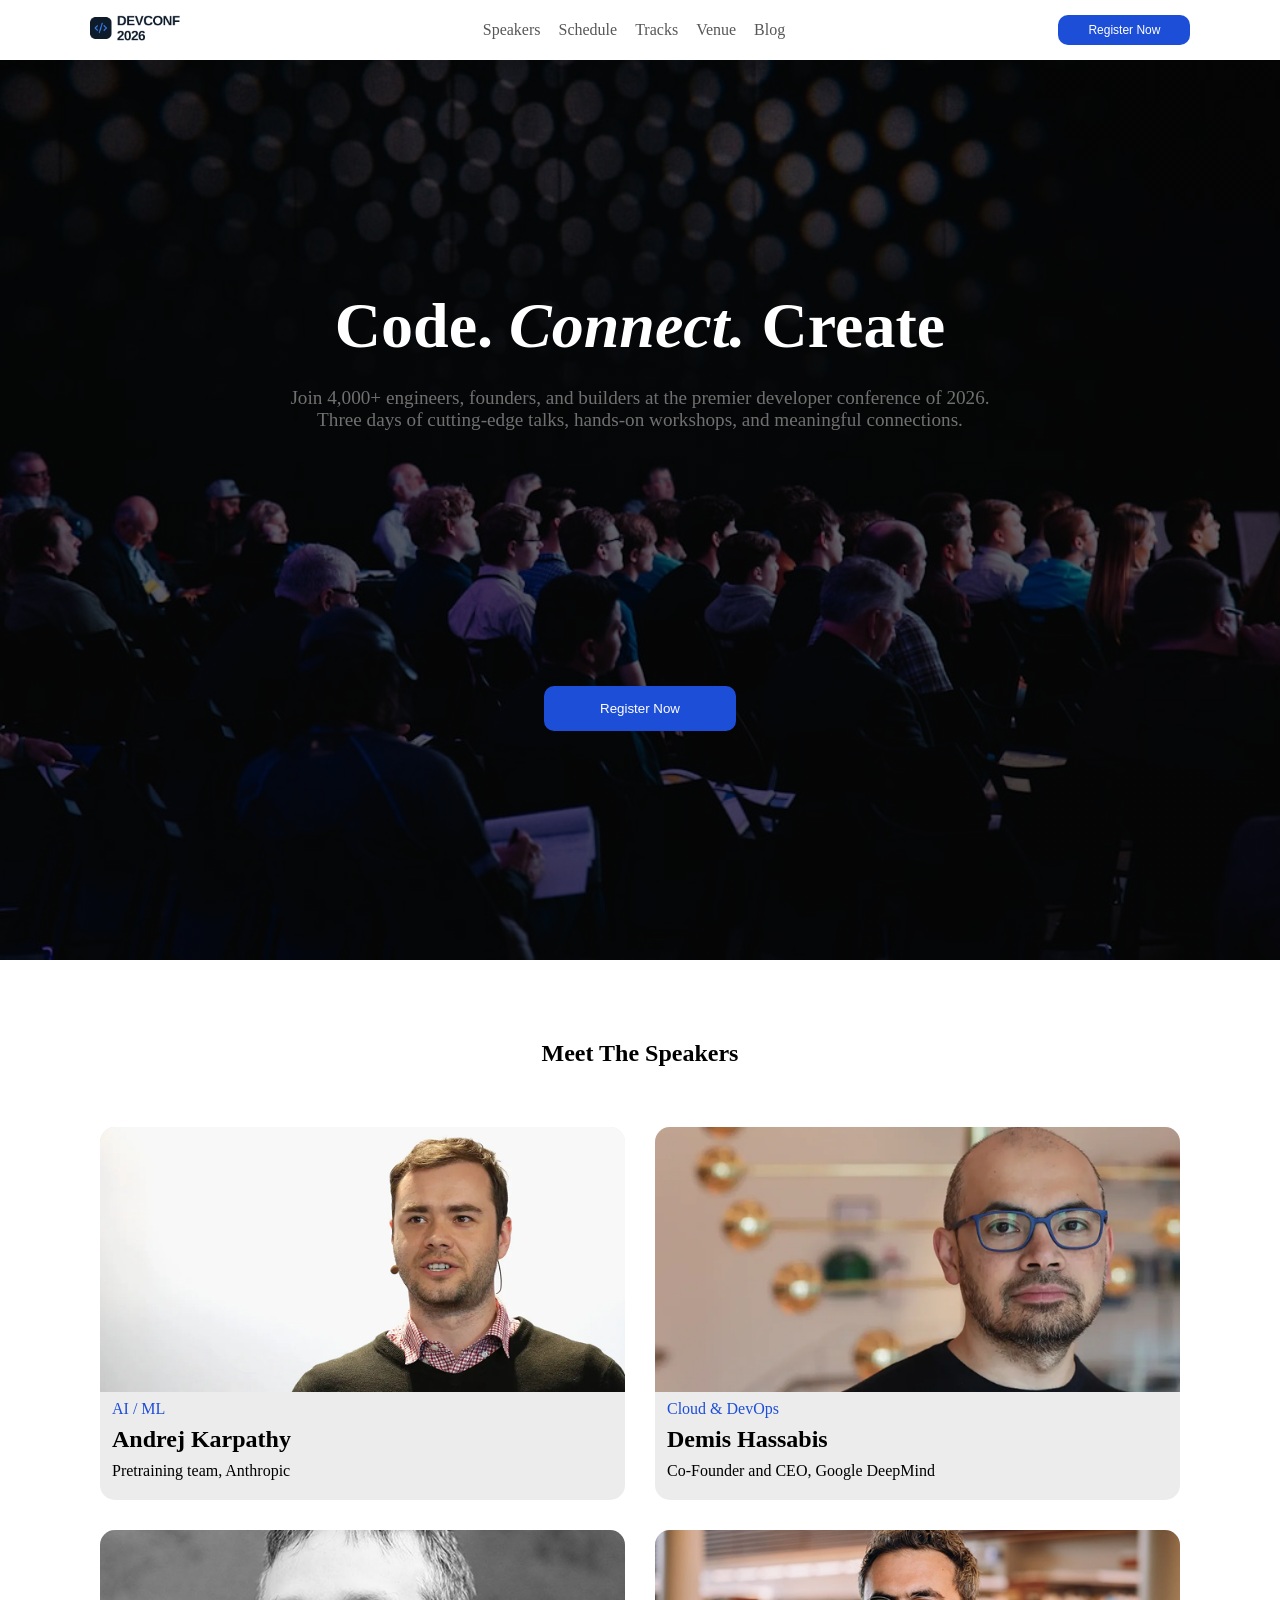
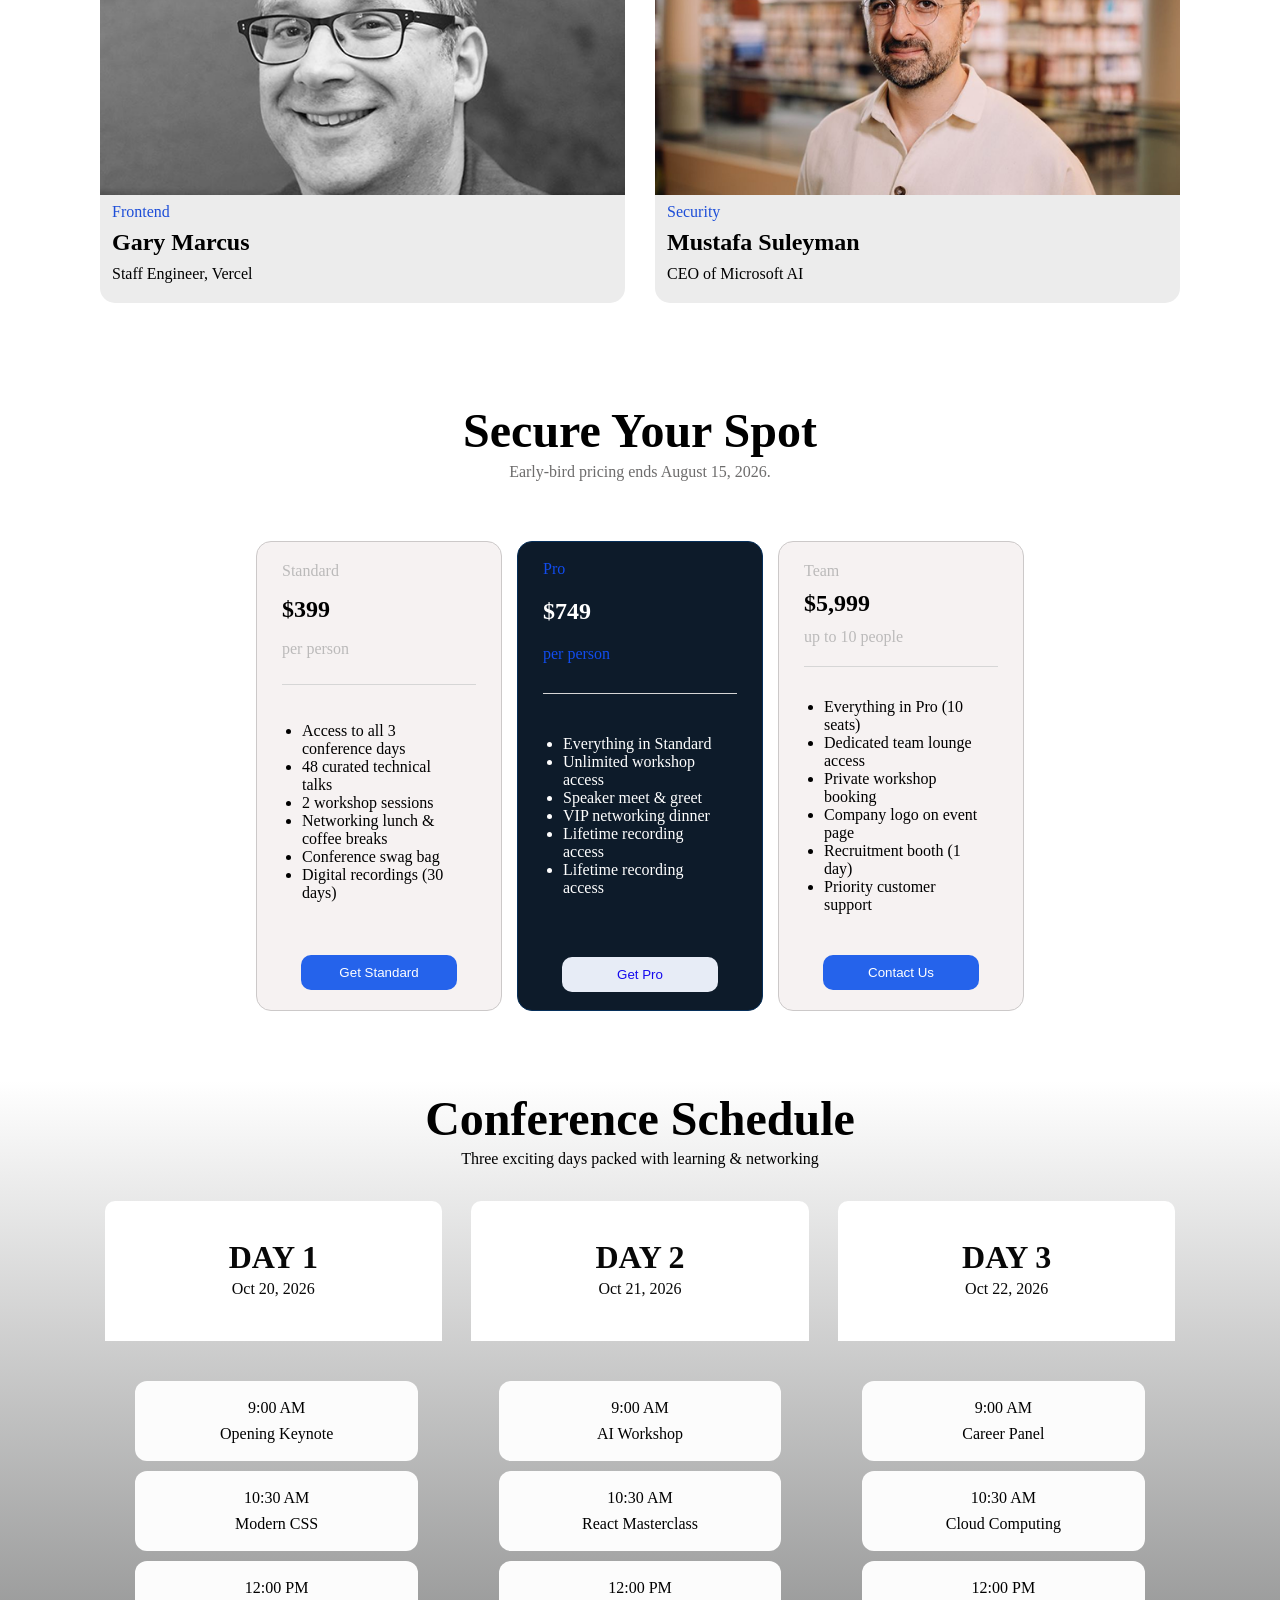
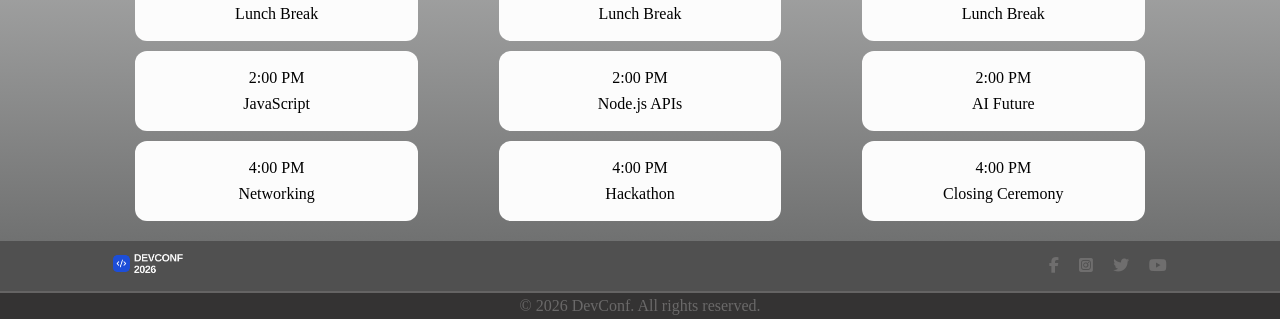
<file: index.html>
<!DOCTYPE html>
<html lang="en">
<head>
    <meta charset="UTF-8">
    <meta name="viewport" content="width=device-width, initial-scale=1.0">
    <title>Assignment-01</title>
    <link rel="stylesheet" href="./style.css">

    <link rel="stylesheet" href="https://cdnjs.cloudflare.com/ajax/libs/font-awesome/6.7.2/css/all.min.css">


</head>
<body>
   <header>
    <div class="logo">
        <img src="./image/logo.png" alt="web-logo">
    </div>

    <nav class="nav-bar">
        <ul>
            <li><a href="Speakers.html">Speakers</a></li>
            <li><a href="Schedule.html">Schedule</a></li>
            <li><a href="Tracks.htnl">Tracks</a></li>
            <li><a href="Venue.html">Venue</a></li>
            <li><a href="Blog.html">Blog</a></li>
        </ul>
    </nav>


    <div class="button-register">
        <button class="common-button">Register Now</button>
    </div>

   </header>


   <!-- header-end -->
   <!-- header-end -->
   <!-- header-end -->
   <!-- header-end -->
   <!-- header-end -->
   <!-- header-end -->
   <!-- header-end -->
    




   <!-- Hero-section-start -->
   <!-- Hero-section-start -->
   <!-- Hero-section-start -->
   <!-- Hero-section-start -->
   <!-- Hero-section-start -->
   <!-- Hero-section-start -->
   <!-- Hero-section-start -->



   <div class="hero-section">

        <H1>Code. <span>Connect.</span> Create</H1>
        <p>Join 4,000+ engineers, founders, and builders at the premier developer conference of 2026. Three days of cutting-edge talks, hands-on workshops, and meaningful connections.</p>
        <button class="common-button">Register Now</button>
    
   </div>

   <!-- banner-end -->
   <!-- banner-end -->
   <!-- banner-end -->
   <!-- banner-end -->
   <!-- banner-end -->



   <!-- gid-layout -->
   <!-- gid-layout -->
   <!-- gid-layout -->
   <!-- gid-layout -->
   <!-- gid-layout -->

<section>
   <div class="sub-title">
    <H1>Meet The Speakers</H1>
   </div>

   <!-- top-end -->

   <!-- bottom-start -->

   <div class="card-container">
    <div class="card">
        <img src="./image/andrej.png" alt="Andrej Karpathy">
        <p class="p-1">AI / ML</p>
        <h2>Andrej Karpathy</h2>
        <p class="p-2">Pretraining team, Anthropic</p> 
    </div>

    <!-- card-one-end -->

     <div class="card">
        <img src="./image/demis.png" alt="Demis Hassabis">
        <p class="p-1">Cloud & DevOps</p>
        <h2>Demis Hassabis</h2>
        <p class="p-2">Co-Founder and CEO, Google DeepMind</p> 
    </div>

    <!-- card-two-end -->

     <div class="card">
        <img src="./image/gary.png" alt="Gary Marcus">
        <p class="p-1">Frontend</p>
        <h2>Gary Marcus</h2>
        <p class="p-2">Staff Engineer, Vercel</p> 
    </div>

    <!-- card-three-end -->

     <div class="card">
        <img src="./image/mustafa.png" alt="Mustafa Suleyman">
        <p class="p-1">Security</p>
        <h2>Mustafa Suleyman</h2>
        <p class="p-2">CEO of Microsoft AI</p> 
    </div>

    <!-- card-four-end -->

   </div>
   </section>

   <section>
    <div class="spot">
        <h1>Secure Your Spot</h1>
        <p>Early-bird pricing ends August 15, 2026.</p>
    </div>
    <!-- top-end -->
    <!-- top-end -->
    <!-- top-end -->

    <div class="spot-card-container">
        <div class="spots-card">
            <p class="p-1">Standard</p>
            <h1>$399</h1>
            <p class="p-1">per person</p>
            <hr>
            
            <ul>
                <li>Access to all 3 conference days</li>
                <li>48 curated technical talks</li>
                <li>2 workshop sessions</li>
                <li>Networking lunch & coffee breaks</li>
                <li>Conference swag bag</li>
                <li>Digital recordings (30 days)</li>
            </ul>
            
            <button>Get Standard</button>
        </div>

        <!-- card-one -->

        <div class="spots-card-2">
            <p class="p-2">Pro</p>
            <h1>$749</h1>
            <p class="p-2">per person</p>
            <hr>
            <ul>
                <li>Everything in Standard</li>
                <li>Unlimited workshop access</li>
                <li>Speaker meet & greet</li>
                <li>VIP networking dinner</li>
                <li>Lifetime recording access</li>
                <li>Lifetime recording access</li>
            </ul>
            <button>Get Pro</button>
        </div>

        <!-- card-two -->

        <div class="spots-card">
            <p class="p-1">Team</p>
            <h1>$5,999</h1>
            <p class="p-3">up to 10 people</p>
            <hr>
            <ul>
                <li>Everything in Pro (10 seats)</li>
                <li>Dedicated team lounge access</li>
                <li>Private workshop booking</li>
                <li>Company logo on event page</li>
                <li>Recruitment booth (1 day)</li>
                <li>Priority customer support</li>
            </ul>
            <button>Contact Us</button>
        </div>

        <!-- card-three -->
    </div>
   </section>
   
<!-- spot-card-end -->
<!-- spot-card-end -->
<!-- spot-card-end -->


   <!-- AI-section-started -->
   <!-- AI-section-started -->
   <!-- AI-section-started -->
   <!-- AI-section-started -->

   <section>
    <div class="bg-color">
    <div class="AI-helped">
        <h1>Conference Schedule</h1>
        <p>Three exciting days packed with learning & networking</p>
    </div>
    <div class="schedule-container">
        <div class="day-time">
            <h1>DAY 1</h1>
            <p>Oct 20, 2026</p>
        </div>
        <div class="day-time">
            <h1>DAY 2</h1>
            <p>Oct 21, 2026</p>
        </div>
        <div class="day-time">
            <h1>DAY 3</h1>
            <p>Oct 22, 2026</p>
        </div>
    </div>
<!-- container-end-here -->
<!-- container-end-here -->
<!-- container-end-here -->
<!-- container-end-here -->

<div class="box-container">
    <div class="schedule-container-box">
        <p>9:00 AM</p>
        <p>Opening Keynote </p>
    </div>

    <div class="schedule-container-box">
        <p>9:00 AM</p>
        <p>AI Workshop</p>
    </div>

    <div class="schedule-container-box">
        <p>9:00 AM</p>
        <p>Career Panel</p>
    </div>

    <div class="schedule-container-box">
        <p>10:30 AM</p>
        <p>Modern CSS</p>
    </div>

    <div class="schedule-container-box">
        <p>10:30 AM</p>
        <p>React Masterclass</p>
    </div>

   <div class="schedule-container-box">
        <p>10:30 AM </p>
        <p>Cloud Computing</p>
    </div>

    <div class="schedule-container-box">
        <p>12:00 PM</p>
        <p>Lunch Break</p>
    </div>

    <div class="schedule-container-box">
        <p>12:00 PM</p>
        <p>Lunch Break</p>
    </div>

    <div class="schedule-container-box">
        <p>12:00 PM</p>
        <p>Lunch Break</p>
    </div>

   <div class="schedule-container-box">
        <p>2:00 PM </p>
        <p>JavaScript</p>
    </div>

    <div class="schedule-container-box">
        <p>2:00 PM</p>
        <p>Node.js APIs</p>
    </div>

    <div class="schedule-container-box">
        <p>2:00 PM</p>
        <p>AI Future</p>
    </div>

    <div class="schedule-container-box">
        <p>4:00 PM</p>
        <p>Networking</p>
    </div>

    <div class="schedule-container-box">
        <p>4:00 PM</p>
        <p>Hackathon</p>
    </div>


    <div class="schedule-container-box">
        <p>4:00 PM</p>
        <p>Closing Ceremony</p>
    </div>
</div>

    </div>
   </section>


<!-- footer -->
<!-- footer -->
<!-- footer -->
<!-- footer -->
<!-- footer -->
<!-- footer -->





   <footer>
    <div class="footer">
        <div class="left">
           <img src="./image/footer-logo.png" alt="">
        </div>

        <div class="right">
            <a href="facebook.com"><i class="fa-brands fa-facebook-f"></i></a>
            <a href="instagram.com"><i class="fa-brands fa-square-instagram"></i></a>
            <a href="twitter.com"><i class="fa-brands fa-twitter"></i></a>
            <a href="youtube.com"><i class="fa-brands fa-youtube"></i></a>
            
        </div>
        </div>

        <hr>
        <div class="copy-right">
            <p>© 2026 DevConf. All rights reserved.</p>
        </div>

    </div>
   </footer>


</body>
</html>
</file>
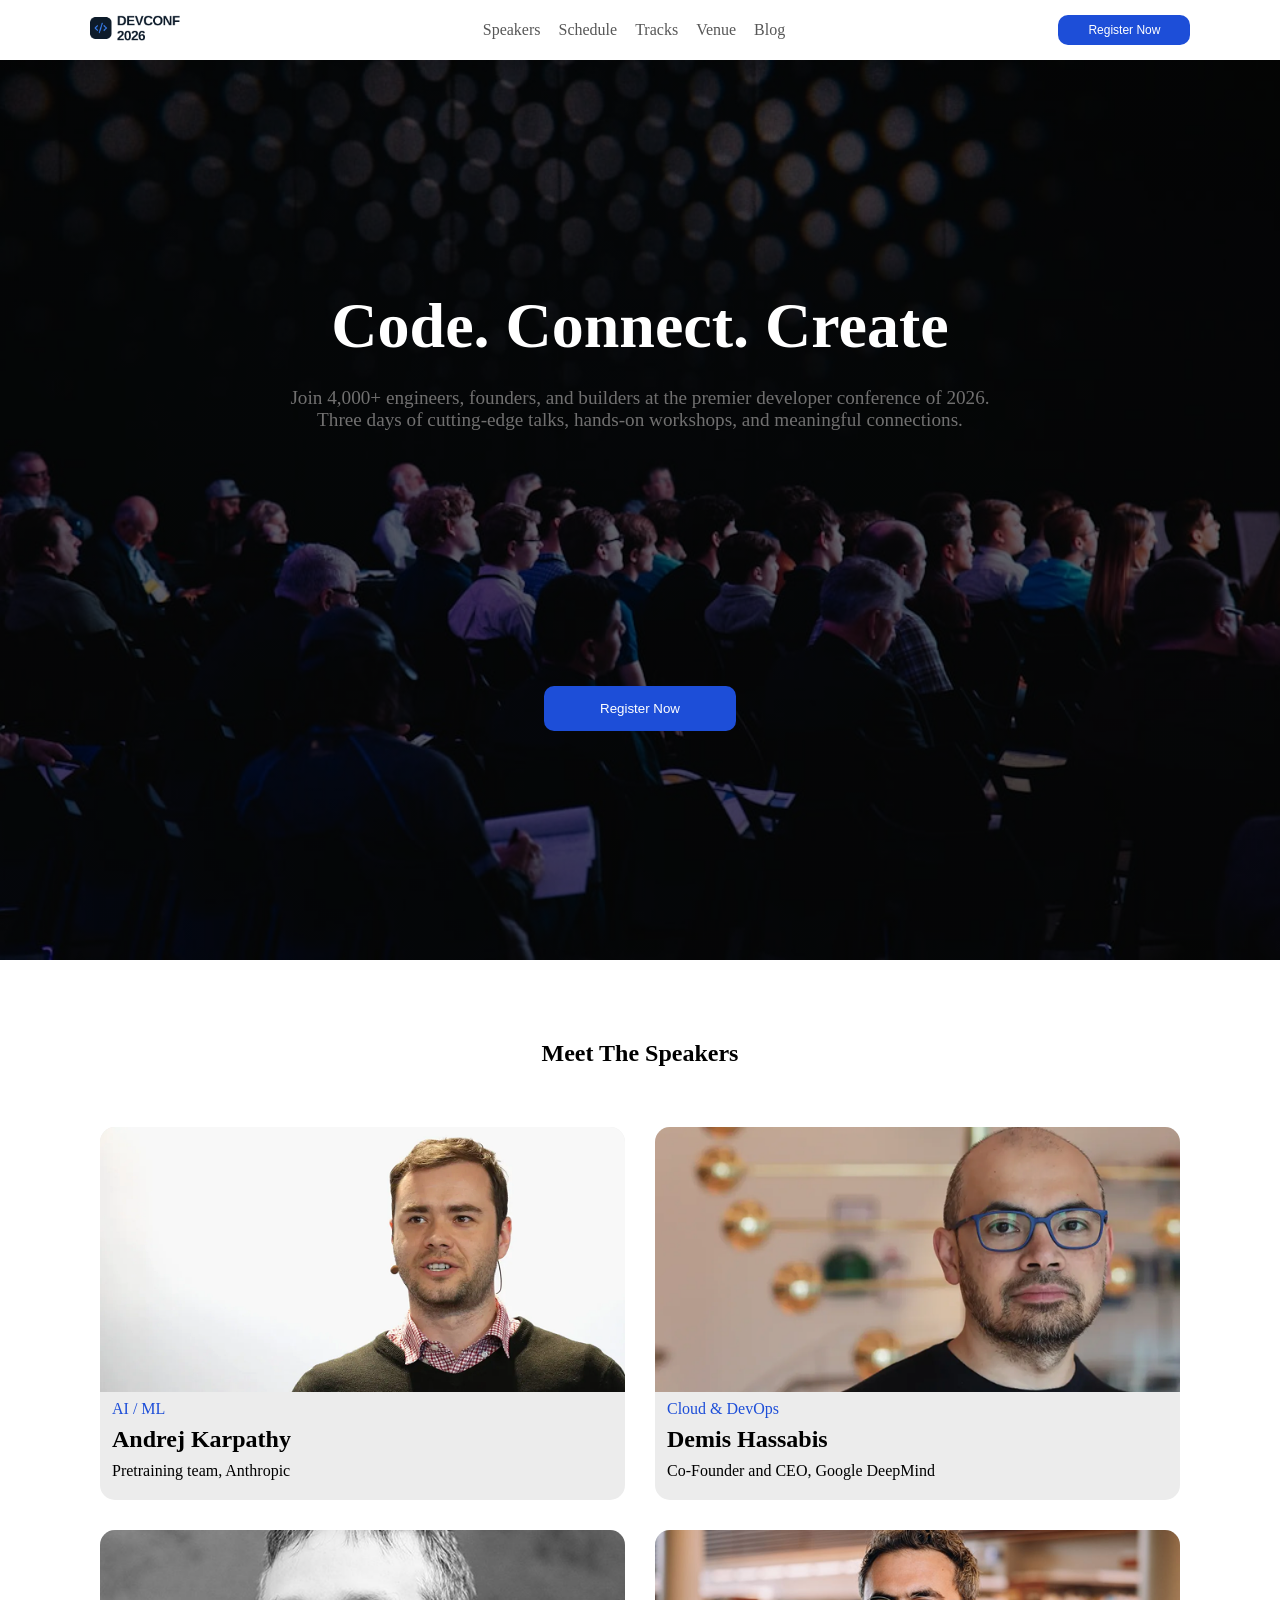
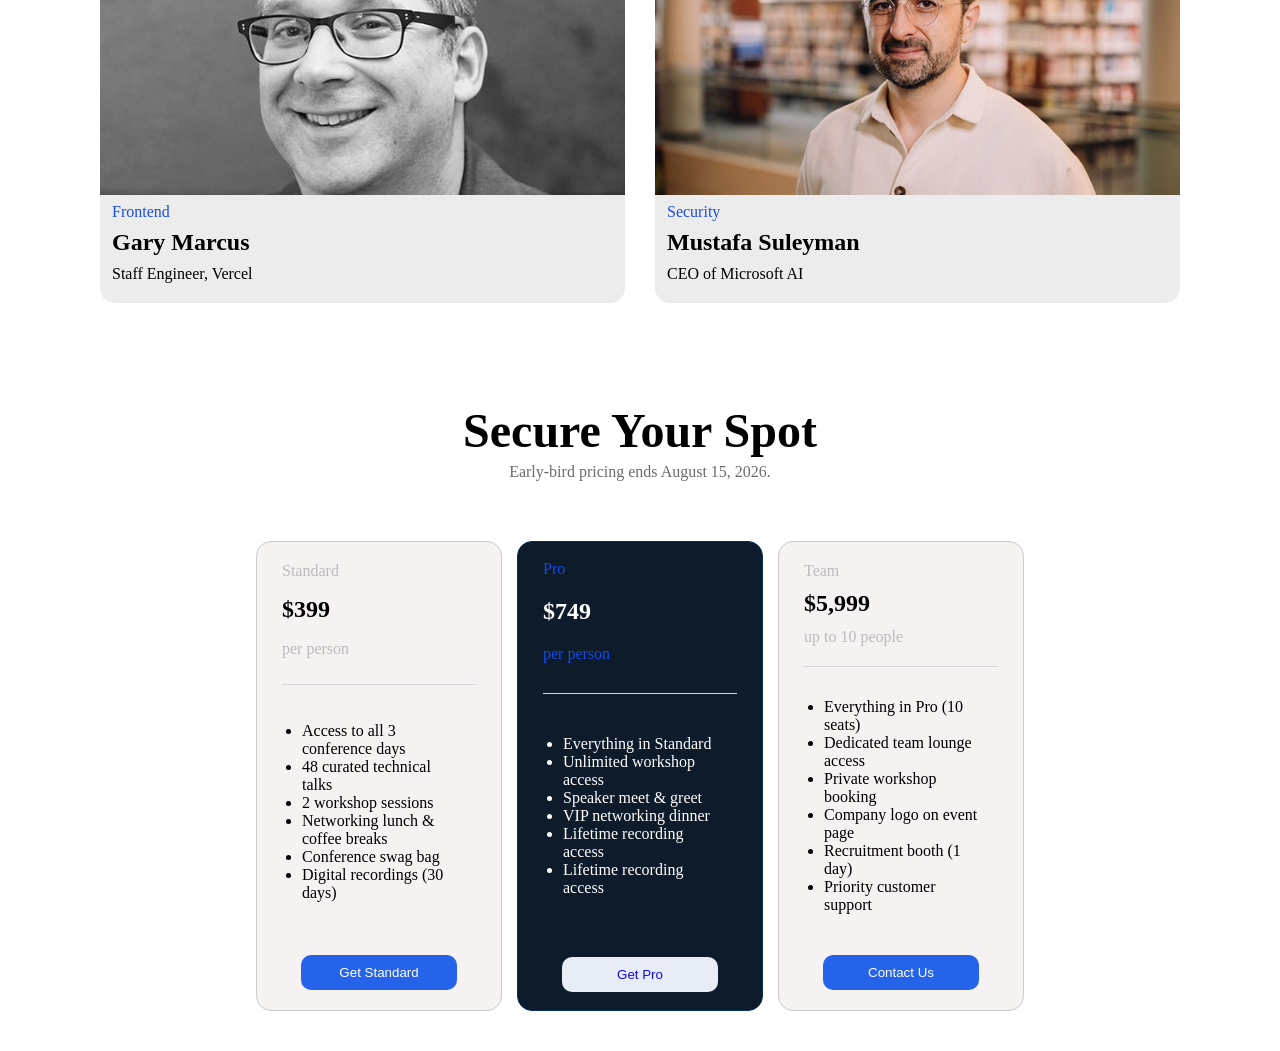
<file: assignment_01/index.html>
<!DOCTYPE html>
<html lang="en">
<head>
    <meta charset="UTF-8">
    <meta name="viewport" content="width=device-width, initial-scale=1.0">
    <title>Assignment-01</title>
    <link rel="stylesheet" href="./style.css">
</head>
<body>
   <header>
    <div class="logo">
        <img src="./image/logo.png" alt="web-logo">
    </div>

    <nav class="nav-bar">
        <ul>
            <li><a href="Speakers.html">Speakers</a></li>
            <li><a href="Schedule.html">Schedule</a></li>
            <li><a href="Tracks.htnl">Tracks</a></li>
            <li><a href="Venue.html">Venue</a></li>
            <li><a href="Blog.html">Blog</a></li>
        </ul>
    </nav>


    <div class="button-register">
        <button class="common-button">Register Now</button>
    </div>

   </header>


   <!-- header-end -->
   <!-- header-end -->
   <!-- header-end -->
   <!-- header-end -->
   <!-- header-end -->
   <!-- header-end -->
   <!-- header-end -->
    




   <!-- Hero-section-start -->
   <!-- Hero-section-start -->
   <!-- Hero-section-start -->
   <!-- Hero-section-start -->
   <!-- Hero-section-start -->
   <!-- Hero-section-start -->
   <!-- Hero-section-start -->



   <div class="hero-section">

        <H1>Code. Connect. Create</H1>
        <p>Join 4,000+ engineers, founders, and builders at the premier developer conference of 2026. Three days of cutting-edge talks, hands-on workshops, and meaningful connections.</p>
        <button class="common-button">Register Now</button>
    
   </div>

   <!-- banner-end -->
   <!-- banner-end -->
   <!-- banner-end -->
   <!-- banner-end -->



   <!-- gid-layout -->
   <!-- gid-layout -->
   <!-- gid-layout -->
   <!-- gid-layout -->
   <!-- gid-layout -->

<section>
   <div class="sub-title">
    <H1>Meet The Speakers</H1>
   </div>

   <!-- top-end -->

   <!-- bottom-start -->

   <div class="card-container">
    <div class="card">
        <img src="./image/andrej.png" alt="Andrej Karpathy">
        <p class="p-1">AI / ML</p>
        <h2>Andrej Karpathy</h2>
        <p class="p-2">Pretraining team, Anthropic</p> 
    </div>

    <!-- card-one-end -->

     <div class="card">
        <img src="./image/demis.png" alt="Demis Hassabis">
        <p class="p-1">Cloud & DevOps</p>
        <h2>Demis Hassabis</h2>
        <p class="p-2">Co-Founder and CEO, Google DeepMind</p> 
    </div>

    <!-- card-two-end -->

     <div class="card">
        <img src="./image/gary.png" alt="Gary Marcus">
        <p class="p-1">Frontend</p>
        <h2>Gary Marcus</h2>
        <p class="p-2">Staff Engineer, Vercel</p> 
    </div>

    <!-- card-three-end -->

     <div class="card">
        <img src="./image/mustafa.png" alt="Mustafa Suleyman">
        <p class="p-1">Security</p>
        <h2>Mustafa Suleyman</h2>
        <p class="p-2">CEO of Microsoft AI</p> 
    </div>

    <!-- card-four-end -->

   </div>
   </section>

   <section>
    <div class="spot">
        <h1>Secure Your Spot</h1>
        <p>Early-bird pricing ends August 15, 2026.</p>
    </div>
    <!-- top-end -->
    <!-- top-end -->
    <!-- top-end -->

    <div class="spot-card-container">
        <div class="spots-card">
            <p class="p-1">Standard</p>
            <h1>$399</h1>
            <p class="p-1">per person</p>
            <hr>
            
            <ul>
                <li>Access to all 3 conference days</li>
                <li>48 curated technical talks</li>
                <li>2 workshop sessions</li>
                <li>Networking lunch & coffee breaks</li>
                <li>Conference swag bag</li>
                <li>Digital recordings (30 days)</li>
            </ul>
            
            <button>Get Standard</button>
        </div>

        <!-- card-one -->

        <div class="spots-card-2">
            <p class="p-2">Pro</p>
            <h1>$749</h1>
            <p class="p-2">per person</p>
            <hr>
            <ul>
                <li>Everything in Standard</li>
                <li>Unlimited workshop access</li>
                <li>Speaker meet & greet</li>
                <li>VIP networking dinner</li>
                <li>Lifetime recording access</li>
                <li>Lifetime recording access</li>
            </ul>
            <button>Get Pro</button>
        </div>

        <!-- card-two -->

        <div class="spots-card">
            <p class="p-1">Team</p>
            <h1>$5,999</h1>
            <p class="p-3">up to 10 people</p>
            <hr>
            <ul>
                <li>Everything in Pro (10 seats)</li>
                <li>Dedicated team lounge access</li>
                <li>Private workshop booking</li>
                <li>Company logo on event page</li>
                <li>Recruitment booth (1 day)</li>
                <li>Priority customer support</li>
            </ul>
            <button>Contact Us</button>
        </div>

        <!-- card-three -->
    </div>
   </section>
   
<!-- spot-card-end -->
<!-- spot-card-end -->
<!-- spot-card-end -->


   <!-- AI-section-started -->
   <!-- AI-section-started -->
   <!-- AI-section-started -->
   <!-- AI-section-started -->

   <section>
    
   </section>


</body>
</html>
</file>
<file: style.css>
*{
    margin: 0;
}

header {
    display: flex;
    background-color: #FFFFFF;
    height: 60px;
    align-items: center;
    justify-content: space-between;
    padding: 0px 7%;
}


.logo{
    width: clamp(60px, 8vw, 80px);
}
.logo img{
       width: clamp(80px, 8vw, 90px);
       height: auto;
}

.nav-bar ul{
    display: flex;
    gap: 18px;
    list-style: none;
}
ul a{
    text-decoration: none;
    color: #575757;
}
ul a:hover{
    color: #0D1B2A;
}

.button-register .common-button{
    font-size: 12px;
    color: #FFFFFF;
    padding: 8px 30px;
    border-radius: 10px;
    border-style: none;
    background-color: #1D4ED8;
}
 .common-button:hover{
    background-color: #4974eb;
    cursor: pointer;
}


/* header-end */
/* header-end */
/* header-end */
/* header-end */
/* header-end */




/* hero-section-start */
/* hero-section-start */
/* hero-section-start */
/* hero-section-start */
/* hero-section-start */


.hero-section{
    background-image: linear-gradient(rgba(0,0,0,0.6), rgba(0,0,0,0.6)),
        url("./image/banner.jpg");
        height: 100vh;
         background-size:cover;
    background-position:center;
    background-repeat:no-repeat;
}
.hero-section{
    display: flex;
    flex-direction: column;
    color: #FFFFFF;
    align-items: center;
    justify-content: center;
}
.hero-section h1{
    font-size: clamp(1.4rem, 6vw, 4rem);
}
.hero-section h1 span{
    font-style: italic;
}
.hero-section p{
    width: 90%;
    max-width: 700px;
     margin:20px auto;
    color: #717070;
    text-align: center;
    font-size: clamp(0.4rem, 5vw, 1.2rem);
}
.hero-section button.common-button {
    margin-top: 18%;
    padding: 15px 25px;
    border-radius: 10px;
    width: 15%;
    color: #FFFFFF;
    background-color: #1D4ED8;
    border-style: none;
}
.hero-section button:hover{
    background-color: #4974eb;
    cursor: pointer;
}


/* hero-section-end */
/* hero-section-end */
/* hero-section-end */
/* hero-section-end */


/* grid-start */
/* grid-start */
/* grid-start */
/* grid-start */

.sub-title h1{
    text-align: center;
    padding-top: 80px;
    padding-bottom: 60px;
}
.card-container{
    display: grid;
    grid-template-columns: repeat(2,1fr);
    gap: 30px 30px;
    align-items: center;
    justify-content: center;
    padding: 0px 100px 100px 100px;
    
}

.card-container .card{
    border-radius: 15px;
     overflow:hidden;
    background-color: #ececec;
}
.card-container .card img{
    width: 100%;
    /* border-radius: 10px; */
}
.card .p-1{
    color: #1D4ED8;
    font-weight: 500;
}

.card h2,p{
    padding: 4px 12px;
}
.card .p-2{
   padding: 5px 0px 20px 12px;
}

/* grid-end */
/* grid-end */
/* grid-end */
/* grid-end */


/* spot-card-start */
/* spot-card-start */
/* spot-card-start */
/* spot-card-start */


.spot h1{
    text-align: center;
    font-size: clamp(1.5rem, 5vw, 3rem);
}
.spot p{
    text-align: center;
    font-size: clamp(0.5rem, 4vw, 1rem);
    color: #6d6c6c;
    padding: 5px 10px 20px 10px;
}

/* spot-title-end */


.spot-card-container{
    display: grid;
    grid-template-columns: repeat(3,1fr);
    gap: 0px 15px;
    height: 470px;
    padding: 40px 20%;
    
}
.spots-card{
    display: grid;
    background-color: #f6f2f2;
    border-radius: 15px;
    padding: 20px 25px;
     border: 1px solid rgb(204, 201, 201);
     transition: 1s ease;
}
.spots-card:hover{
    background-color: #e9e5f6;
    transform: scale(1.05);
    filter: opacity(90%);
}

.spots-card h1, .spots-card-2 h1 {
    margin: 0px;
}
.spots-card-2{
    display: grid;
    background-color: #0D1B2A;
    color: #FFFFFF;
    border-radius: 15px;
    padding: 18px 25px;
     border: 1px solid #062f5a;
     transition: 1s ease;
}
.spots-card-2:hover{
    background-color: #052240;
    transform: scale(1.1);
    filter: opacity(90%);
}

/* spots-cards-grid-end */


.spots-card-2 ul,.spots-card ul{
    padding: 20px 20px;
}


.spots-card-2 .p-2 {
    padding: 0px 0px;
    color: #114cee;
}
.spots-card .p-1 {
    padding: 0px 0px;
    color: #bbbaba;
}
.spots-card .p-3 {
    padding: 0px 0px;
    color: #bbbaba;
}

/* spots-card-p-end */


.spots-card hr, .spots-card-2 hr{
    margin-top: 10px;
    border: none;
    height: 1px;
    background-color: #d6d6d6;
}

/* spots-card-hr-end */



.spots-card-2 button{
     width: 80%;
    margin:auto auto 0px auto;
    padding:10px;
    border:none;
    border-radius:10px;
    background:#e7ecf6;
    color:rgb(21, 10, 238);
    transition: 1s;
    
}
.spots-card-2 button:hover{
    cursor: pointer;
    background-color: #cbd6f4;
}

.spots-card button{
    width:80%;
    margin: auto auto 0 auto;
    padding:10px;
    border:none;
    border-radius:10px;
    background:#2563EB;
    color:white;
    transition: 1s;
}
.spots-card button:hover{
    cursor: pointer;
    background-color: #698ff5;
}

/* spot-card-end */
/* spot-card-end */
/* spot-card-end */
/* spot-card-end */


/* AI-section-started */
/* AI-section-started */
/* AI-section-started */
/* AI-section-started */


.bg-color{
    
     background:linear-gradient(to top, #707171, white );
}


.AI-helped{
    
    width: 100%;
    height: 100px;
    margin-top: 30px;
}

.AI-helped h1{
    text-align: center;
    font-size: clamp(1.5rem, 5vw, 3rem);
    padding: 10px 0px 0px 0px;
}
.AI-helped p{
     text-align: center;
     font-size: clamp(0.6rem, 3vw, 1rem);  
}

/* title-end-here */
/* title-end-here */
/* title-end-here */



.schedule-container{
    display: grid;
    grid-template-columns: repeat(3,1fr);
    padding: 20px 100px;
    align-items: center;
    justify-items: center;
    width: auto;
    gap: 20px;
    color: rgb(8, 8, 8);
   

}

.day-time{
    display: flex;
    flex-direction: column;
    background-color: #ffffff;
    width: 80%;
    height: 100px;
    justify-content: center;
    align-items: center;
    border-radius: 10px 10px 0px 0px;
    padding: 20px 30px;
    
    
}
.day-time:hover{
    background-color: #c4c9ce;
}
.day-time h1{
    font-size: clamp(1rem, 4vw, 2.5vw);
}
.day-time p{
    font-size: clamp(0.5rem, 3vw, 1rem);
}

/* end */
/* end */

/* box-container */
/* box-container */
/* box-container */

.box-container{
    display: grid;
    grid-template-columns: repeat(3,1fr);
     align-items: center;
    justify-items: center;
    padding: 20px 100px;
    width: auto;
    gap: 10px;
    color: rgb(0, 0, 0);
    margin-top: 0%;
}



.schedule-container-box{
    display: flex;
    flex-direction: column;
    width: 80%;
    height: 80px;
    align-items: center;
    justify-content: center;
    background-color: #fcfcfc;
    border-radius: 12px;
    padding: 0px 0px;
    
}

.schedule-container-box:hover{
    background-color: #d0d1d2;
}



/* footer */
/* footer */
/* footer */

.footer{
    display: flex;
    background-color: #505050;
    width: 100%;
    height: 50px;
    align-items: center;
    justify-content: space-around;
    gap: 50%;
    /* padding: 8px 4px; */
}
.left img{
    width: 70px;
    height: auto;
}
.right {
    display: flex;
    flex-direction: row;
    gap: 20px;
    
}
.right a{
    text-decoration: none;
    color: #6f6e6e;
    transition: color 0.3s ease;
}
.right a:hover{
    color: #0077ff;
}
footer hr{
    border: 1px solid #656464;
}
.copy-right p{
    text-align: center;
    background-color: #343333;
    color: #6a6969;
}
</file>
<file: assignment_01/style.css>
*{
    margin: 0;
}

header {
    display: flex;
    background-color: #FFFFFF;
    height: 60px;
    align-items: center;
    justify-content: space-between;
    padding: 0px 7%;
}


.logo{
    width: clamp(60px, 8vw, 80px);
}
.logo img{
       width: clamp(80px, 8vw, 90px);
       height: auto;
}

.nav-bar ul{
    display: flex;
    gap: 18px;
    list-style: none;
}
ul a{
    text-decoration: none;
    color: #575757;
}

.button-register .common-button{
    font-size: 12px;
    color: #FFFFFF;
    padding: 8px 30px;
    border-radius: 10px;
    border-style: none;
    background-color: #1D4ED8;
}
 .common-button:hover{
    background-color: #4974eb;
    cursor: pointer;
}


/* header-end */
/* header-end */
/* header-end */
/* header-end */
/* header-end */




/* hero-section-start */
/* hero-section-start */
/* hero-section-start */
/* hero-section-start */
/* hero-section-start */


.hero-section{
    background-image: linear-gradient(rgba(0,0,0,0.6), rgba(0,0,0,0.6)),
        url("./image/banner.jpg");
        height: 100vh;
         background-size:cover;
    background-position:center;
    background-repeat:no-repeat;
}
.hero-section{
    display: flex;
    flex-direction: column;
    color: #FFFFFF;
    align-items: center;
    justify-content: center;
}
.hero-section h1{
    font-size: clamp(1.4rem, 6vw, 4rem);
}
.hero-section p{
    width: 90%;
    max-width: 700px;
     margin:20px auto;
    color: #717070;
    text-align: center;
    font-size: clamp(0.4rem, 5vw, 1.2rem);
}
.hero-section button.common-button {
    margin-top: 18%;
    padding: 15px 25px;
    border-radius: 10px;
    width: 15%;
    color: #FFFFFF;
    background-color: #1D4ED8;
    border-style: none;
}
.hero-section button:hover{
    background-color: #4974eb;
    cursor: pointer;
}


/* hero-section-end */
/* hero-section-end */
/* hero-section-end */
/* hero-section-end */


/* grid-start */
/* grid-start */
/* grid-start */
/* grid-start */

.sub-title h1{
    text-align: center;
    padding-top: 80px;
    padding-bottom: 60px;
}
.card-container{
    display: grid;
    grid-template-columns: repeat(2,1fr);
    gap: 30px 30px;
    align-items: center;
    justify-content: center;
    padding: 0px 100px 100px 100px;
    
}

.card-container .card{
    border-radius: 15px;
     overflow:hidden;
    background-color: #ececec;
}
.card-container .card img{
    width: 100%;
    /* border-radius: 10px; */
}
.card .p-1{
    color: #1D4ED8;
    font-weight: 500;
}

.card h2,p{
    padding: 4px 12px;
}
.card .p-2{
   padding: 5px 0px 20px 12px;
}

/* grid-end */
/* grid-end */
/* grid-end */
/* grid-end */


/* spot-card-start */
/* spot-card-start */
/* spot-card-start */
/* spot-card-start */


.spot h1{
    text-align: center;
    font-size: clamp(1.5rem, 5vw, 3rem);
}
.spot p{
    text-align: center;
    font-size: clamp(0.5rem, 4vw, 1rem);
    color: #6d6c6c;
    padding: 5px 10px 20px 10px;
}

/* spot-title-end */


.spot-card-container{
    display: grid;
    grid-template-columns: repeat(3,1fr);
    gap: 0px 15px;
    height: 470px;
    padding: 40px 20%;
    
}
.spots-card{
    display: grid;
    background-color: #f6f2f2;
    border-radius: 15px;
    padding: 20px 25px;
     border: 1px solid rgb(204, 201, 201);
     transition: 1s ease-in-out;
}
.spots-card:hover{
    background-color: #e9e5f6;
    transform: scale(1.05);
    filter: opacity(90%);
}

.spots-card h1, .spots-card-2 h1 {
    margin: 0px;
}
.spots-card-2{
    display: grid;
    background-color: #0D1B2A;
    color: #FFFFFF;
    border-radius: 15px;
    padding: 18px 25px;
     border: 1px solid #062f5a;
     transition: 1s ease;
}
.spots-card-2:hover{
    background-color: #052240;
    transform: scale(1.05);
    filter: opacity(90%);
}

/* spots-cards-grid-end */


.spots-card-2 ul,.spots-card ul{
    padding: 20px 20px;
}


.spots-card-2 .p-2 {
    padding: 0px 0px;
    color: #114cee;
}
.spots-card .p-1 {
    padding: 0px 0px;
    color: #bbbaba;
}
.spots-card .p-3 {
    padding: 0px 0px;
    color: #bbbaba;
}

/* spots-card-p-end */


.spots-card hr, .spots-card-2 hr{
    margin-top: 10px;
    border: none;
    height: 1px;
    background-color: #d6d6d6;
}

/* spots-card-hr-end */



.spots-card-2 button{
     width: 80%;
    margin:auto auto 0px auto;
    padding:10px;
    border:none;
    border-radius:10px;
    background:#e7ecf6;
    color:rgb(21, 10, 238);
    transition: 1s;
    
}
.spots-card-2 button:hover{
    cursor: pointer;
    background-color: #cbd6f4;
}

.spots-card button{
    width:80%;
    margin: auto auto 0 auto;
    padding:10px;
    border:none;
    border-radius:10px;
    background:#2563EB;
    color:white;
    transition: 1s;
}
.spots-card button:hover{
    cursor: pointer;
    background-color: #698ff5;
}

/* spot-card-end */
/* spot-card-end */
/* spot-card-end */
/* spot-card-end */


/* AI-section-started */
/* AI-section-started */
/* AI-section-started */
/* AI-section-started */
</file>
